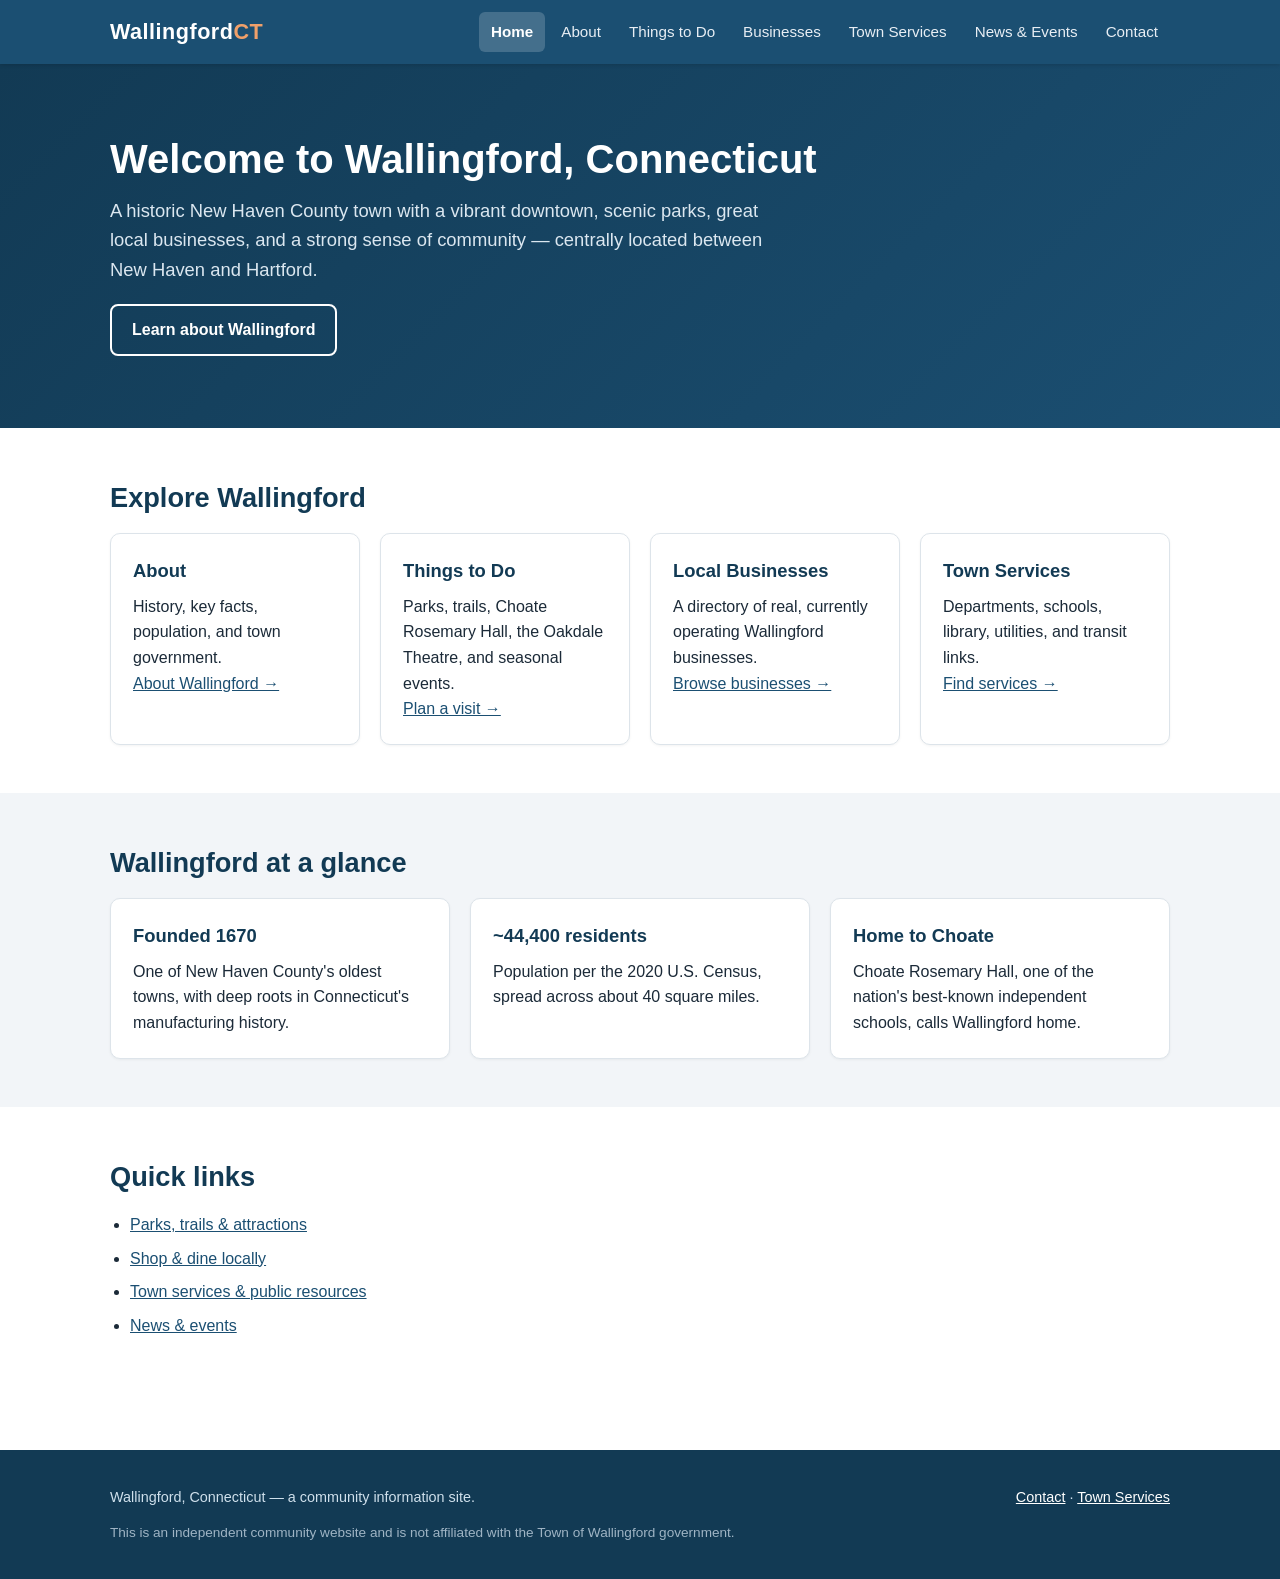
<file: index.html>
<!DOCTYPE html>
<html lang="en">
<head>
  <meta charset="UTF-8">
  <meta name="viewport" content="width=device-width, initial-scale=1.0">
  <title>Wallingford, Connecticut — Community Website</title>
  <meta name="description" content="A community guide to Wallingford, Connecticut — its history, things to do, local businesses, town services, and events.">
  <link rel="canonical" href="https://springteasers.github.io/wallingford-community/">
  <meta property="og:title" content="Wallingford, Connecticut — Community Website">
  <meta property="og:description" content="A community guide to Wallingford, Connecticut — its history, things to do, local businesses, town services, and events.">
  <meta property="og:type" content="website">
  <meta property="og:url" content="https://springteasers.github.io/wallingford-community/">
  <meta name="twitter:card" content="summary">
  <link rel="icon" href="favicon.svg" type="image/svg+xml">
  <link rel="stylesheet" href="styles.css">
</head>
<body>
  <a class="skip-link" href="#main">Skip to content</a>
  <header class="site-header">
    <div class="container header-inner">
      <a class="brand" href="index.html">Wallingford<span>CT</span></a>
      <button class="nav-toggle" aria-label="Open menu" aria-expanded="false">&#9776;</button>
      <nav class="site-nav" id="site-nav" aria-label="Primary">
        <a href="index.html" aria-current="page">Home</a>
        <a href="about.html">About</a>
        <a href="things-to-do.html">Things to Do</a>
        <a href="businesses.html">Businesses</a>
        <a href="services.html">Town Services</a>
        <a href="news-events.html">News &amp; Events</a>
        <a href="contact.html">Contact</a>
      </nav>
    </div>
  </header>

  <main id="main">
    <section class="hero">
      <div class="container">
        <h1>Welcome to Wallingford, Connecticut</h1>
        <p>A historic New Haven County town with a vibrant downtown, scenic parks, great local businesses, and a strong sense of community — centrally located between New Haven and Hartford.</p>
        <a class="btn ghost" href="about.html">Learn about Wallingford</a>
      </div>
    </section>

    <section>
      <div class="container">
        <h2>Explore Wallingford</h2>
        <div class="grid grid-4">
          <div class="card">
            <h3>About</h3>
            <p>History, key facts, population, and town government.</p>
            <a href="about.html">About Wallingford &rarr;</a>
          </div>
          <div class="card">
            <h3>Things to Do</h3>
            <p>Parks, trails, Choate Rosemary Hall, the Oakdale Theatre, and seasonal events.</p>
            <a href="things-to-do.html">Plan a visit &rarr;</a>
          </div>
          <div class="card">
            <h3>Local Businesses</h3>
            <p>A directory of real, currently operating Wallingford businesses.</p>
            <a href="businesses.html">Browse businesses &rarr;</a>
          </div>
          <div class="card">
            <h3>Town Services</h3>
            <p>Departments, schools, library, utilities, and transit links.</p>
            <a href="services.html">Find services &rarr;</a>
          </div>
        </div>
      </div>
    </section>

    <section class="bg-alt">
      <div class="container">
        <h2>Wallingford at a glance</h2>
        <div class="grid grid-3">
          <div class="card">
            <h3>Founded 1670</h3>
            <p>One of New Haven County's oldest towns, with deep roots in Connecticut's manufacturing history.</p>
          </div>
          <div class="card">
            <h3>~44,400 residents</h3>
            <p>Population per the 2020 U.S. Census, spread across about 40 square miles.</p>
          </div>
          <div class="card">
            <h3>Home to Choate</h3>
            <p>Choate Rosemary Hall, one of the nation's best-known independent schools, calls Wallingford home.</p>
          </div>
        </div>
      </div>
    </section>

    <section>
      <div class="container">
        <h2>Quick links</h2>
        <ul class="list">
          <li><a href="things-to-do.html">Parks, trails &amp; attractions</a></li>
          <li><a href="businesses.html">Shop &amp; dine locally</a></li>
          <li><a href="services.html">Town services &amp; public resources</a></li>
          <li><a href="news-events.html">News &amp; events</a></li>
        </ul>
      </div>
    </section>
  </main>

  <footer class="site-footer">
    <div class="container">
      <div class="footer-inner">
        <div>Wallingford, Connecticut &mdash; a community information site.</div>
        <div><a href="contact.html">Contact</a> &middot; <a href="services.html">Town Services</a></div>
      </div>
      <p class="muted-note">This is an independent community website and is not affiliated with the Town of Wallingford government.</p>
    </div>
  </footer>
  <script src="script.js"></script>
</body>
</html>
</file>
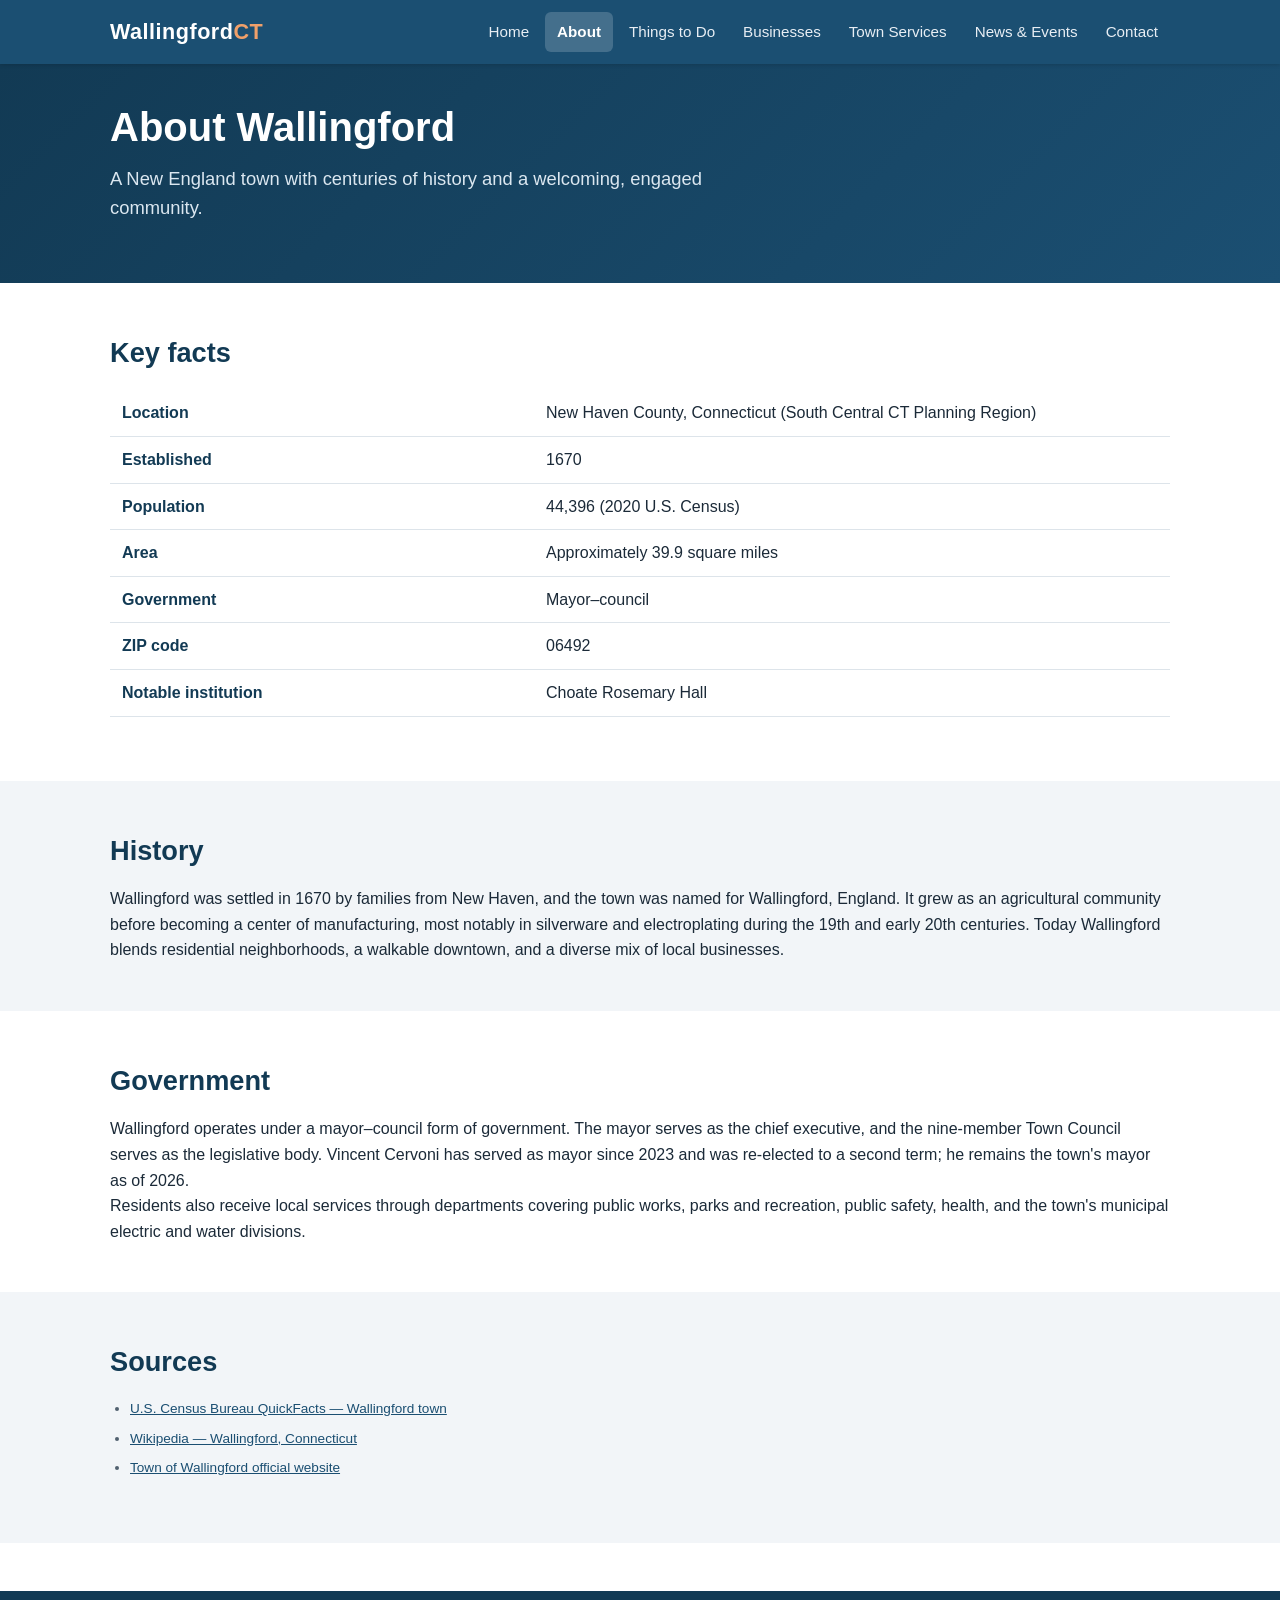
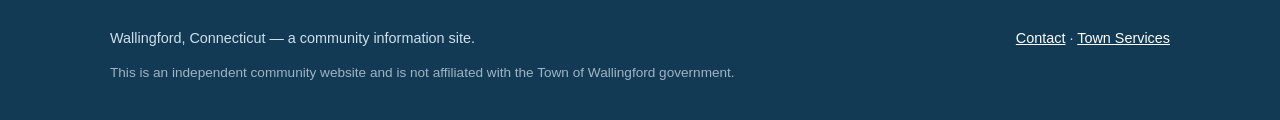
<file: about.html>
<!DOCTYPE html>
<html lang="en">
<head>
  <meta charset="UTF-8">
  <meta name="viewport" content="width=device-width, initial-scale=1.0">
  <title>About Wallingford, Connecticut</title>
  <meta name="description" content="The history, key facts, population, and government of Wallingford, Connecticut.">
  <link rel="canonical" href="https://springteasers.github.io/wallingford-community/about.html">
  <meta property="og:title" content="About Wallingford, Connecticut">
  <meta property="og:description" content="The history, key facts, population, and government of Wallingford, Connecticut.">
  <meta property="og:type" content="website">
  <meta property="og:url" content="https://springteasers.github.io/wallingford-community/about.html">
  <meta name="twitter:card" content="summary">
  <link rel="icon" href="favicon.svg" type="image/svg+xml">
  <link rel="stylesheet" href="styles.css">
</head>
<body>
  <a class="skip-link" href="#main">Skip to content</a>
  <header class="site-header">
    <div class="container header-inner">
      <a class="brand" href="index.html">Wallingford<span>CT</span></a>
      <button class="nav-toggle" aria-label="Open menu" aria-expanded="false">&#9776;</button>
      <nav class="site-nav" id="site-nav" aria-label="Primary">
        <a href="index.html">Home</a>
        <a href="about.html" aria-current="page">About</a>
        <a href="things-to-do.html">Things to Do</a>
        <a href="businesses.html">Businesses</a>
        <a href="services.html">Town Services</a>
        <a href="news-events.html">News &amp; Events</a>
        <a href="contact.html">Contact</a>
      </nav>
    </div>
  </header>

  <main id="main">
    <section class="hero" style="padding:40px 0">
      <div class="container">
        <h1>About Wallingford</h1>
        <p>A New England town with centuries of history and a welcoming, engaged community.</p>
      </div>
    </section>

    <section>
      <div class="container">
        <h2>Key facts</h2>
        <table class="facts">
          <caption class="sr-only">Key facts about Wallingford, Connecticut</caption>
          <tbody>
            <tr><th scope="row">Location</th><td>New Haven County, Connecticut (South Central CT Planning Region)</td></tr>
            <tr><th scope="row">Established</th><td>1670</td></tr>
            <tr><th scope="row">Population</th><td>44,396 (2020 U.S. Census)</td></tr>
            <tr><th scope="row">Area</th><td>Approximately 39.9 square miles</td></tr>
            <tr><th scope="row">Government</th><td>Mayor&ndash;council</td></tr>
            <tr><th scope="row">ZIP code</th><td>06492</td></tr>
            <tr><th scope="row">Notable institution</th><td>Choate Rosemary Hall</td></tr>
          </tbody>
        </table>
      </div>
    </section>

    <section class="bg-alt">
      <div class="container">
        <h2>History</h2>
        <p>Wallingford was settled in 1670 by families from New Haven, and the town was named for Wallingford, England. It grew as an agricultural community before becoming a center of manufacturing, most notably in silverware and electroplating during the 19th and early 20th centuries. Today Wallingford blends residential neighborhoods, a walkable downtown, and a diverse mix of local businesses.</p>
      </div>
    </section>

    <section>
      <div class="container">
        <h2>Government</h2>
        <p>Wallingford operates under a mayor&ndash;council form of government. The mayor serves as the chief executive, and the nine-member Town Council serves as the legislative body. Vincent Cervoni has served as mayor since 2023 and was re-elected to a second term; he remains the town's mayor as of 2026.</p>
        <p>Residents also receive local services through departments covering public works, parks and recreation, public safety, health, and the town's municipal electric and water divisions.</p>
      </div>
    </section>

    <section class="bg-alt">
      <div class="container">
        <h2>Sources</h2>
        <div class="sources" style="border:none;margin-top:0;padding-top:0">
          <ul class="list">
            <li><a href="https://www.census.gov/quickfacts/wallingfordtownnewhavencountyconnecticut">U.S. Census Bureau QuickFacts &mdash; Wallingford town</a></li>
            <li><a href="https://en.wikipedia.org/wiki/Wallingford,_Connecticut">Wikipedia &mdash; Wallingford, Connecticut</a></li>
            <li><a href="https://www.wallingfordct.gov/">Town of Wallingford official website</a></li>
          </ul>
        </div>
      </div>
    </section>
  </main>

  <footer class="site-footer">
    <div class="container">
      <div class="footer-inner">
        <div>Wallingford, Connecticut &mdash; a community information site.</div>
        <div><a href="contact.html">Contact</a> &middot; <a href="services.html">Town Services</a></div>
      </div>
      <p class="muted-note">This is an independent community website and is not affiliated with the Town of Wallingford government.</p>
    </div>
  </footer>
  <script src="script.js"></script>
</body>
</html>
</file>
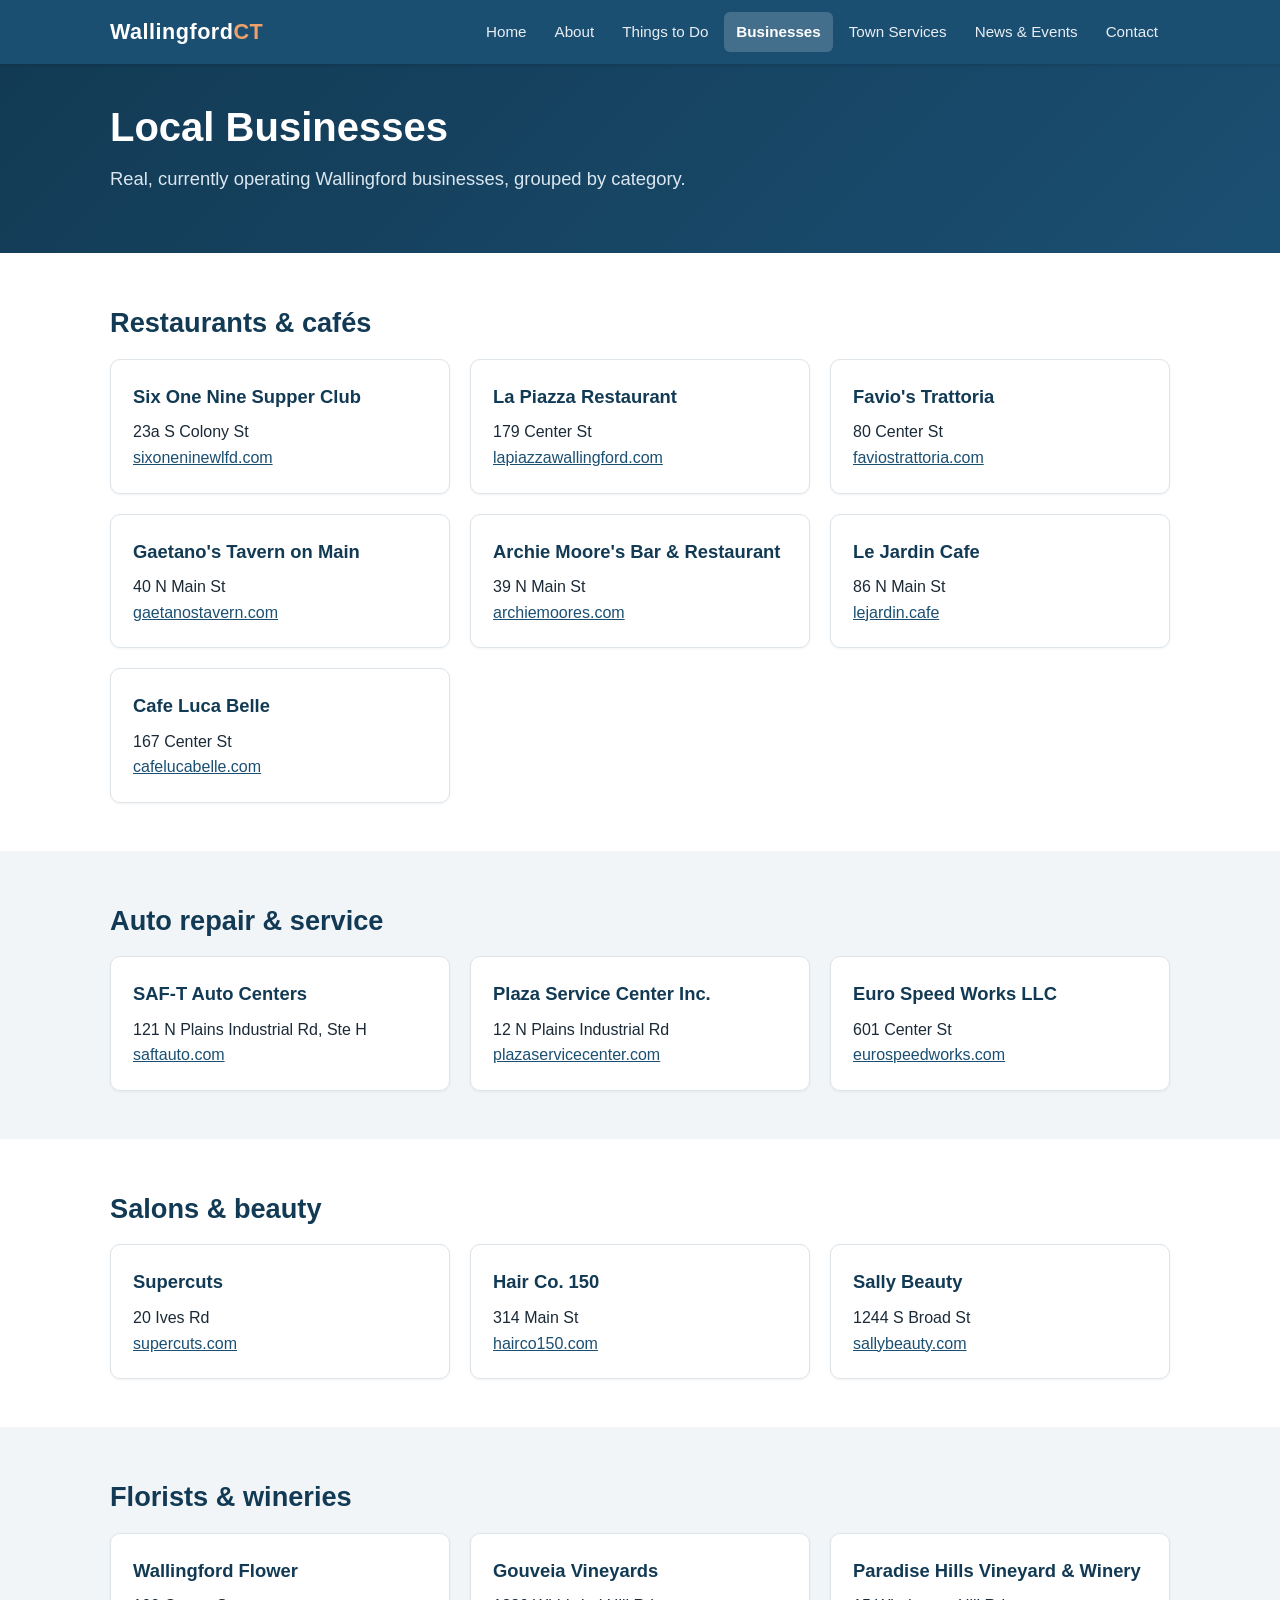
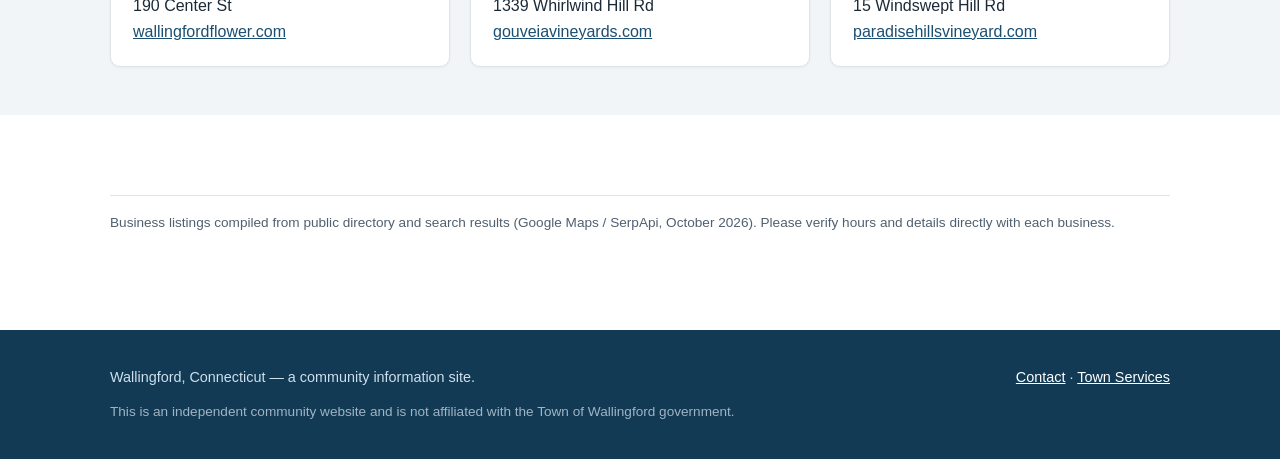
<file: businesses.html>
<!DOCTYPE html>
<html lang="en">
<head>
  <meta charset="UTF-8">
  <meta name="viewport" content="width=device-width, initial-scale=1.0">
  <title>Local Businesses in Wallingford, Connecticut</title>
  <meta name="description" content="A directory of real, currently operating local businesses in Wallingford, Connecticut, grouped by category.">
  <link rel="canonical" href="https://springteasers.github.io/wallingford-community/businesses.html">
  <meta property="og:title" content="Local Businesses in Wallingford, Connecticut">
  <meta property="og:description" content="A directory of real, currently operating local businesses in Wallingford, Connecticut, grouped by category.">
  <meta property="og:type" content="website">
  <meta property="og:url" content="https://springteasers.github.io/wallingford-community/businesses.html">
  <meta name="twitter:card" content="summary">
  <link rel="icon" href="favicon.svg" type="image/svg+xml">
  <link rel="stylesheet" href="styles.css">
</head>
<body>
  <a class="skip-link" href="#main">Skip to content</a>
  <header class="site-header">
    <div class="container header-inner">
      <a class="brand" href="index.html">Wallingford<span>CT</span></a>
      <button class="nav-toggle" aria-label="Open menu" aria-expanded="false">&#9776;</button>
      <nav class="site-nav" id="site-nav" aria-label="Primary">
        <a href="index.html">Home</a>
        <a href="about.html">About</a>
        <a href="things-to-do.html">Things to Do</a>
        <a href="businesses.html" aria-current="page">Businesses</a>
        <a href="services.html">Town Services</a>
        <a href="news-events.html">News &amp; Events</a>
        <a href="contact.html">Contact</a>
      </nav>
    </div>
  </header>

  <main id="main">
    <section class="hero" style="padding:40px 0">
      <div class="container">
        <h1>Local Businesses</h1>
        <p>Real, currently operating Wallingford businesses, grouped by category.</p>
      </div>
    </section>

    <section>
      <div class="container">
        <h2>Restaurants &amp; caf&eacute;s</h2>
        <div class="grid grid-3">
          <div class="card"><h3>Six One Nine Supper Club</h3><p>23a S Colony St</p><p><a href="https://www.sixoneninewlfd.com/">sixoneninewlfd.com</a></p></div>
          <div class="card"><h3>La Piazza Restaurant</h3><p>179 Center St</p><p><a href="https://lapiazzawallingford.com/">lapiazzawallingford.com</a></p></div>
          <div class="card"><h3>Favio's Trattoria</h3><p>80 Center St</p><p><a href="https://faviostrattoria.com/">faviostrattoria.com</a></p></div>
          <div class="card"><h3>Gaetano's Tavern on Main</h3><p>40 N Main St</p><p><a href="https://gaetanostavern.com/">gaetanostavern.com</a></p></div>
          <div class="card"><h3>Archie Moore's Bar &amp; Restaurant</h3><p>39 N Main St</p><p><a href="https://archiemoores.com/">archiemoores.com</a></p></div>
          <div class="card"><h3>Le Jardin Cafe</h3><p>86 N Main St</p><p><a href="https://lejardin.cafe/">lejardin.cafe</a></p></div>
          <div class="card"><h3>Cafe Luca Belle</h3><p>167 Center St</p><p><a href="https://cafelucabelle.com/">cafelucabelle.com</a></p></div>
        </div>
      </div>
    </section>

    <section class="bg-alt">
      <div class="container">
        <h2>Auto repair &amp; service</h2>
        <div class="grid grid-3">
          <div class="card"><h3>SAF-T Auto Centers</h3><p>121 N Plains Industrial Rd, Ste H</p><p><a href="https://saftauto.com/">saftauto.com</a></p></div>
          <div class="card"><h3>Plaza Service Center Inc.</h3><p>12 N Plains Industrial Rd</p><p><a href="https://www.plazaservicecenter.com/">plazaservicecenter.com</a></p></div>
          <div class="card"><h3>Euro Speed Works LLC</h3><p>601 Center St</p><p><a href="https://eurospeedworks.com/">eurospeedworks.com</a></p></div>
        </div>
      </div>
    </section>

    <section>
      <div class="container">
        <h2>Salons &amp; beauty</h2>
        <div class="grid grid-3">
          <div class="card"><h3>Supercuts</h3><p>20 Ives Rd</p><p><a href="https://www.supercuts.com/">supercuts.com</a></p></div>
          <div class="card"><h3>Hair Co. 150</h3><p>314 Main St</p><p><a href="https://hairco150.com/">hairco150.com</a></p></div>
          <div class="card"><h3>Sally Beauty</h3><p>1244 S Broad St</p><p><a href="https://www.sallybeauty.com/">sallybeauty.com</a></p></div>
        </div>
      </div>
    </section>

    <section class="bg-alt">
      <div class="container">
        <h2>Florists &amp; wineries</h2>
        <div class="grid grid-3">
          <div class="card"><h3>Wallingford Flower</h3><p>190 Center St</p><p><a href="https://wallingfordflower.com/">wallingfordflower.com</a></p></div>
          <div class="card"><h3>Gouveia Vineyards</h3><p>1339 Whirlwind Hill Rd</p><p><a href="https://gouveiavineyards.com/">gouveiavineyards.com</a></p></div>
          <div class="card"><h3>Paradise Hills Vineyard &amp; Winery</h3><p>15 Windswept Hill Rd</p><p><a href="https://www.paradisehillsvineyard.com/">paradisehillsvineyard.com</a></p></div>
        </div>
      </div>
    </section>

    <section>
      <div class="container">
        <div class="sources">
          <p>Business listings compiled from public directory and search results (Google Maps / SerpApi, October 2026). Please verify hours and details directly with each business.</p>
        </div>
      </div>
    </section>
  </main>

  <footer class="site-footer">
    <div class="container">
      <div class="footer-inner">
        <div>Wallingford, Connecticut &mdash; a community information site.</div>
        <div><a href="contact.html">Contact</a> &middot; <a href="services.html">Town Services</a></div>
      </div>
      <p class="muted-note">This is an independent community website and is not affiliated with the Town of Wallingford government.</p>
    </div>
  </footer>
  <script src="script.js"></script>
</body>
</html>
</file>
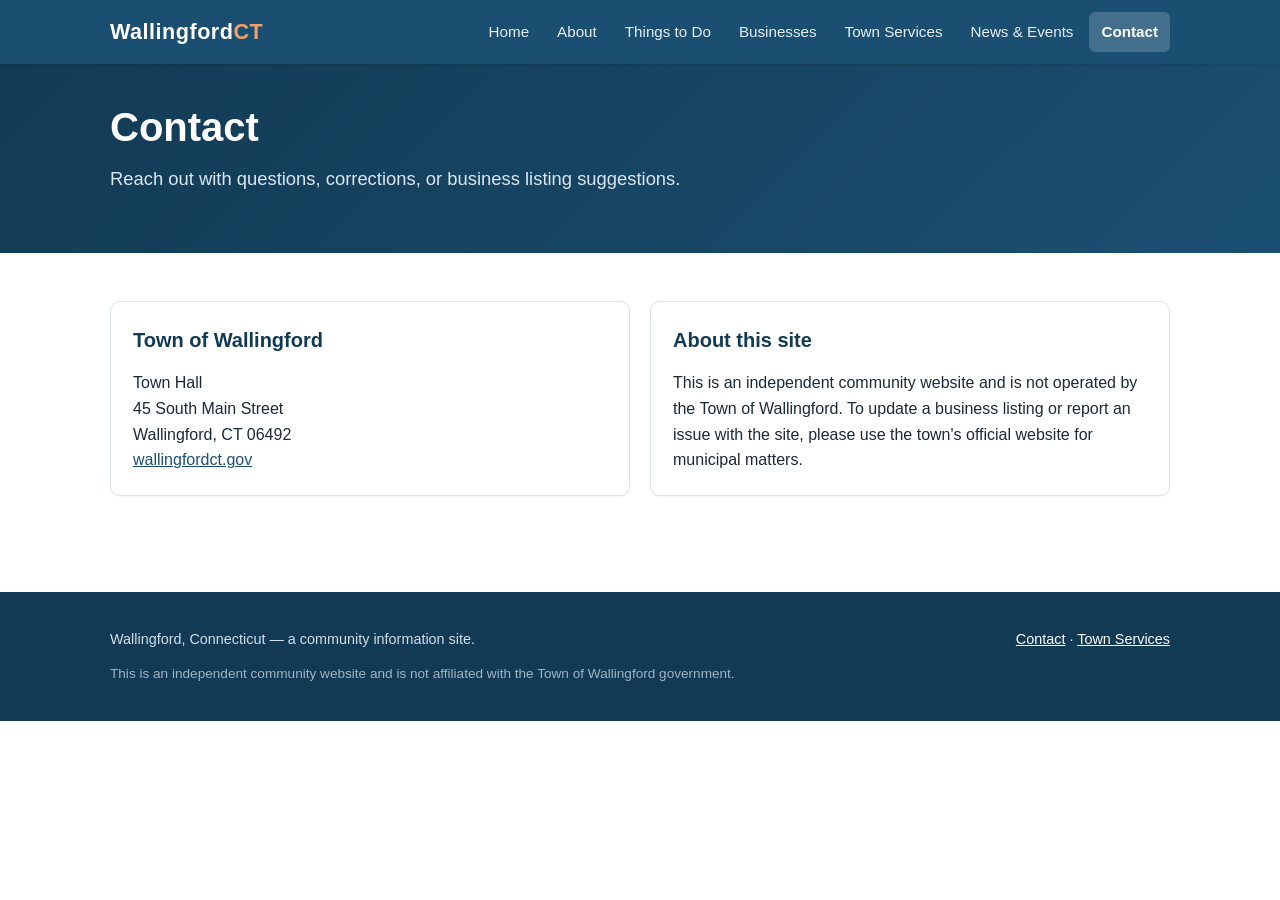
<file: contact.html>
<!DOCTYPE html>
<html lang="en">
<head>
  <meta charset="UTF-8">
  <meta name="viewport" content="width=device-width, initial-scale=1.0">
  <title>Contact — Wallingford, Connecticut Community Website</title>
  <meta name="description" content="Contact information for the Wallingford, Connecticut community website.">
  <link rel="canonical" href="https://springteasers.github.io/wallingford-community/contact.html">
  <meta property="og:title" content="Contact — Wallingford, Connecticut Community Website">
  <meta property="og:description" content="Contact information for the Wallingford, Connecticut community website.">
  <meta property="og:type" content="website">
  <meta property="og:url" content="https://springteasers.github.io/wallingford-community/contact.html">
  <meta name="twitter:card" content="summary">
  <link rel="icon" href="favicon.svg" type="image/svg+xml">
  <link rel="stylesheet" href="styles.css">
</head>
<body>
  <a class="skip-link" href="#main">Skip to content</a>
  <header class="site-header">
    <div class="container header-inner">
      <a class="brand" href="index.html">Wallingford<span>CT</span></a>
      <button class="nav-toggle" aria-label="Open menu" aria-expanded="false">&#9776;</button>
      <nav class="site-nav" id="site-nav" aria-label="Primary">
        <a href="index.html">Home</a>
        <a href="about.html">About</a>
        <a href="things-to-do.html">Things to Do</a>
        <a href="businesses.html">Businesses</a>
        <a href="services.html">Town Services</a>
        <a href="news-events.html">News &amp; Events</a>
        <a href="contact.html" aria-current="page">Contact</a>
      </nav>
    </div>
  </header>

  <main id="main">
    <section class="hero" style="padding:40px 0">
      <div class="container">
        <h1>Contact</h1>
        <p>Reach out with questions, corrections, or business listing suggestions.</p>
      </div>
    </section>

    <section>
      <div class="container">
        <div class="grid grid-2">
          <div class="card">
            <h2 style="font-size:1.25rem">Town of Wallingford</h2>
            <p>Town Hall<br>45 South Main Street<br>Wallingford, CT 06492</p>
            <p><a href="https://www.wallingfordct.gov/">wallingfordct.gov</a></p>
          </div>
          <div class="card">
            <h2 style="font-size:1.25rem">About this site</h2>
            <p>This is an independent community website and is not operated by the Town of Wallingford. To update a business listing or report an issue with the site, please use the town's official website for municipal matters.</p>
          </div>
        </div>
      </div>
    </section>
  </main>

  <footer class="site-footer">
    <div class="container">
      <div class="footer-inner">
        <div>Wallingford, Connecticut &mdash; a community information site.</div>
        <div><a href="contact.html">Contact</a> &middot; <a href="services.html">Town Services</a></div>
      </div>
      <p class="muted-note">This is an independent community website and is not affiliated with the Town of Wallingford government.</p>
    </div>
  </footer>
  <script src="script.js"></script>
</body>
</html>
</file>
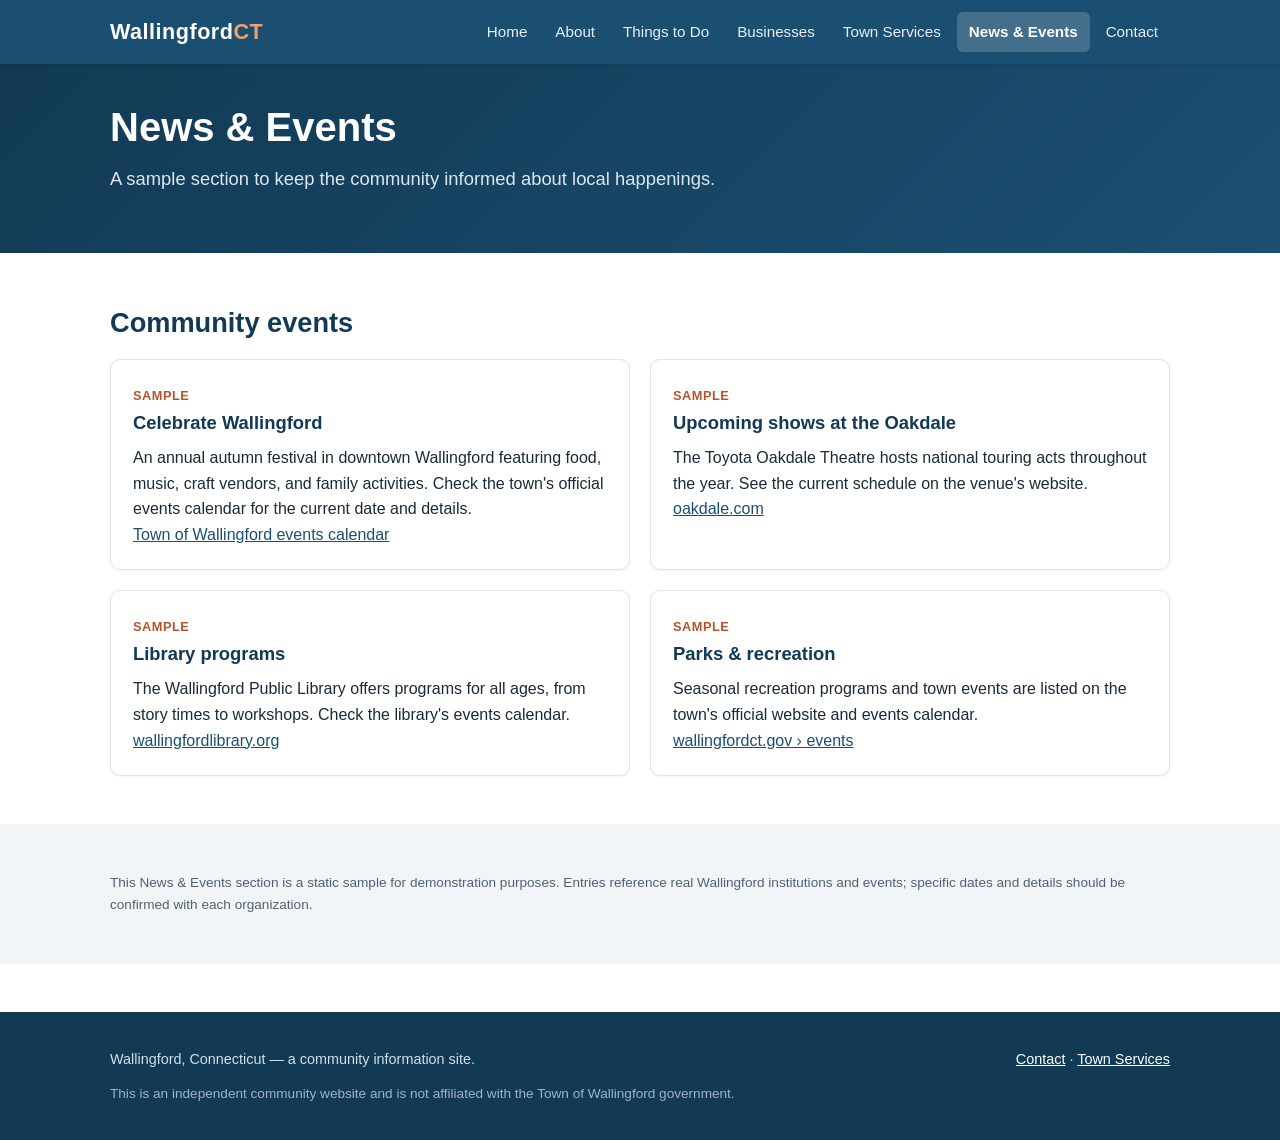
<file: news-events.html>
<!DOCTYPE html>
<html lang="en">
<head>
  <meta charset="UTF-8">
  <meta name="viewport" content="width=device-width, initial-scale=1.0">
  <title>News &amp; Events — Wallingford, Connecticut</title>
  <meta name="description" content="A sample news and events section for the Wallingford, Connecticut community site.">
  <link rel="canonical" href="https://springteasers.github.io/wallingford-community/news-events.html">
  <meta property="og:title" content="News &amp; Events — Wallingford, Connecticut">
  <meta property="og:description" content="A sample news and events section for the Wallingford, Connecticut community site.">
  <meta property="og:type" content="website">
  <meta property="og:url" content="https://springteasers.github.io/wallingford-community/news-events.html">
  <meta name="twitter:card" content="summary">
  <link rel="icon" href="favicon.svg" type="image/svg+xml">
  <link rel="stylesheet" href="styles.css">
</head>
<body>
  <a class="skip-link" href="#main">Skip to content</a>
  <header class="site-header">
    <div class="container header-inner">
      <a class="brand" href="index.html">Wallingford<span>CT</span></a>
      <button class="nav-toggle" aria-label="Open menu" aria-expanded="false">&#9776;</button>
      <nav class="site-nav" id="site-nav" aria-label="Primary">
        <a href="index.html">Home</a>
        <a href="about.html">About</a>
        <a href="things-to-do.html">Things to Do</a>
        <a href="businesses.html">Businesses</a>
        <a href="services.html">Town Services</a>
        <a href="news-events.html" aria-current="page">News &amp; Events</a>
        <a href="contact.html">Contact</a>
      </nav>
    </div>
  </header>

  <main id="main">
    <section class="hero" style="padding:40px 0">
      <div class="container">
        <h1>News &amp; Events</h1>
        <p>A sample section to keep the community informed about local happenings.</p>
      </div>
    </section>

    <section>
      <div class="container">
        <h2>Community events</h2>
        <div class="grid grid-2">
          <article class="card">
            <span class="cat">Sample</span>
            <h3>Celebrate Wallingford</h3>
            <p>An annual autumn festival in downtown Wallingford featuring food, music, craft vendors, and family activities. Check the town's official events calendar for the current date and details.</p>
            <p><a href="https://www.wallingfordct.gov/events/">Town of Wallingford events calendar</a></p>
          </article>
          <article class="card">
            <span class="cat">Sample</span>
            <h3>Upcoming shows at the Oakdale</h3>
            <p>The Toyota Oakdale Theatre hosts national touring acts throughout the year. See the current schedule on the venue's website.</p>
            <p><a href="https://www.oakdale.com/">oakdale.com</a></p>
          </article>
          <article class="card">
            <span class="cat">Sample</span>
            <h3>Library programs</h3>
            <p>The Wallingford Public Library offers programs for all ages, from story times to workshops. Check the library's events calendar.</p>
            <p><a href="https://www.wallingfordlibrary.org/">wallingfordlibrary.org</a></p>
          </article>
          <article class="card">
            <span class="cat">Sample</span>
            <h3>Parks &amp; recreation</h3>
            <p>Seasonal recreation programs and town events are listed on the town's official website and events calendar.</p>
            <p><a href="https://www.wallingfordct.gov/events/">wallingfordct.gov &rsaquo; events</a></p>
          </article>
        </div>
      </div>
    </section>

    <section class="bg-alt">
      <div class="container">
        <div class="sources" style="border:none;margin-top:0;padding-top:0">
          <p>This News &amp; Events section is a static sample for demonstration purposes. Entries reference real Wallingford institutions and events; specific dates and details should be confirmed with each organization.</p>
        </div>
      </div>
    </section>
  </main>

  <footer class="site-footer">
    <div class="container">
      <div class="footer-inner">
        <div>Wallingford, Connecticut &mdash; a community information site.</div>
        <div><a href="contact.html">Contact</a> &middot; <a href="services.html">Town Services</a></div>
      </div>
      <p class="muted-note">This is an independent community website and is not affiliated with the Town of Wallingford government.</p>
    </div>
  </footer>
  <script src="script.js"></script>
</body>
</html>
</file>
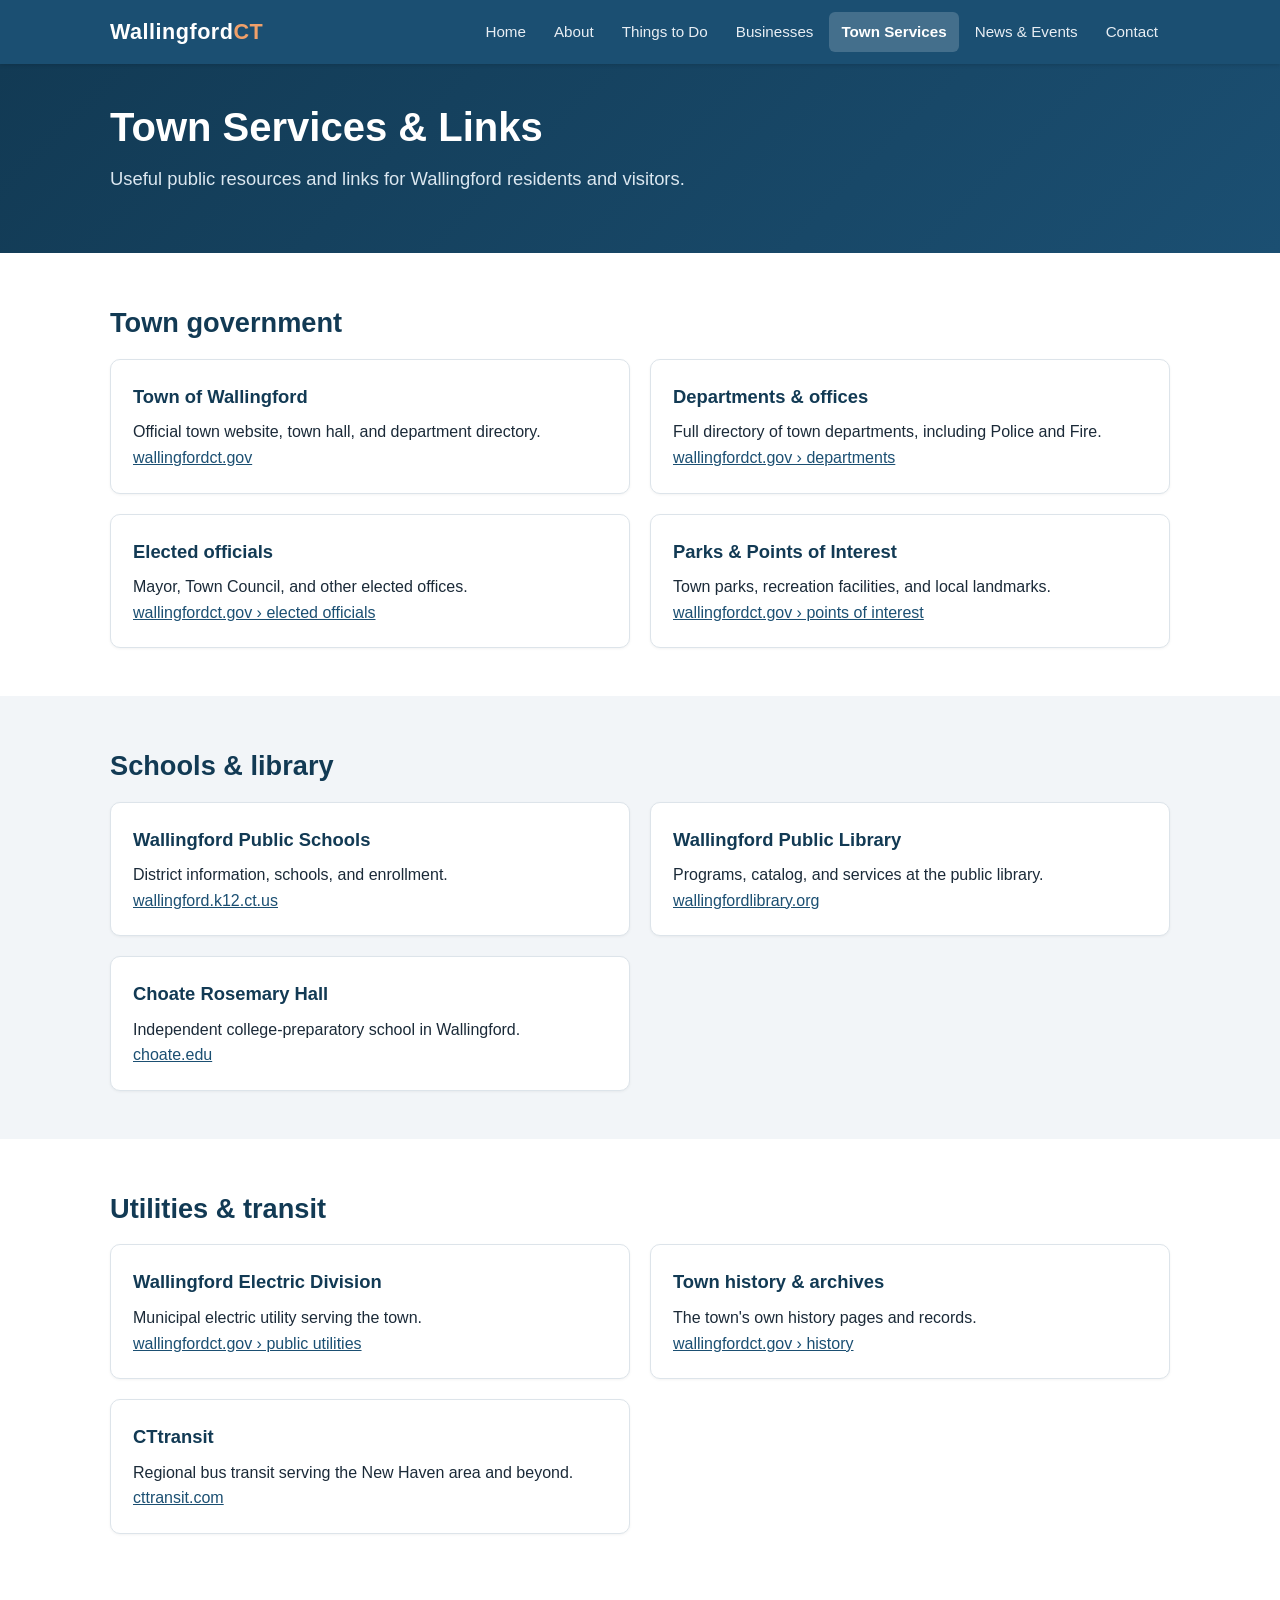
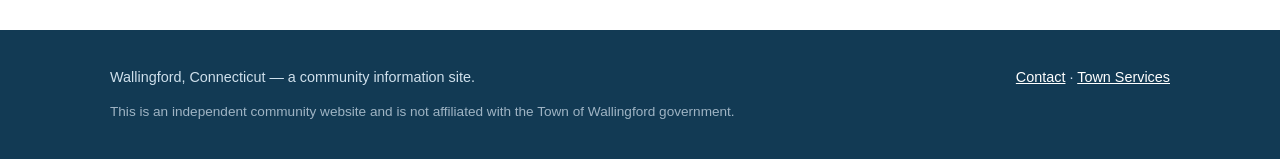
<file: services.html>
<!DOCTYPE html>
<html lang="en">
<head>
  <meta charset="UTF-8">
  <meta name="viewport" content="width=device-width, initial-scale=1.0">
  <title>Town Services &amp; Links — Wallingford, Connecticut</title>
  <meta name="description" content="Links to Wallingford town services: town hall, departments, schools, library, utilities, and transit.">
  <link rel="canonical" href="https://springteasers.github.io/wallingford-community/services.html">
  <meta property="og:title" content="Town Services &amp; Links — Wallingford, Connecticut">
  <meta property="og:description" content="Links to Wallingford town services: town hall, departments, schools, library, utilities, and transit.">
  <meta property="og:type" content="website">
  <meta property="og:url" content="https://springteasers.github.io/wallingford-community/services.html">
  <meta name="twitter:card" content="summary">
  <link rel="icon" href="favicon.svg" type="image/svg+xml">
  <link rel="stylesheet" href="styles.css">
</head>
<body>
  <a class="skip-link" href="#main">Skip to content</a>
  <header class="site-header">
    <div class="container header-inner">
      <a class="brand" href="index.html">Wallingford<span>CT</span></a>
      <button class="nav-toggle" aria-label="Open menu" aria-expanded="false">&#9776;</button>
      <nav class="site-nav" id="site-nav" aria-label="Primary">
        <a href="index.html">Home</a>
        <a href="about.html">About</a>
        <a href="things-to-do.html">Things to Do</a>
        <a href="businesses.html">Businesses</a>
        <a href="services.html" aria-current="page">Town Services</a>
        <a href="news-events.html">News &amp; Events</a>
        <a href="contact.html">Contact</a>
      </nav>
    </div>
  </header>

  <main id="main">
    <section class="hero" style="padding:40px 0">
      <div class="container">
        <h1>Town Services &amp; Links</h1>
        <p>Useful public resources and links for Wallingford residents and visitors.</p>
      </div>
    </section>

    <section>
      <div class="container">
        <h2>Town government</h2>
        <div class="grid grid-2">
          <div class="card"><h3>Town of Wallingford</h3><p>Official town website, town hall, and department directory.</p><p><a href="https://www.wallingfordct.gov/">wallingfordct.gov</a></p></div>
          <div class="card"><h3>Departments &amp; offices</h3><p>Full directory of town departments, including Police and Fire.</p><p><a href="https://www.wallingfordct.gov/government/departments/">wallingfordct.gov &rsaquo; departments</a></p></div>
          <div class="card"><h3>Elected officials</h3><p>Mayor, Town Council, and other elected offices.</p><p><a href="https://www.wallingfordct.gov/government/elected-officials/">wallingfordct.gov &rsaquo; elected officials</a></p></div>
          <div class="card"><h3>Parks &amp; Points of Interest</h3><p>Town parks, recreation facilities, and local landmarks.</p><p><a href="https://www.wallingfordct.gov/our-town/points-of-interest/">wallingfordct.gov &rsaquo; points of interest</a></p></div>
        </div>
      </div>
    </section>

    <section class="bg-alt">
      <div class="container">
        <h2>Schools &amp; library</h2>
        <div class="grid grid-2">
          <div class="card"><h3>Wallingford Public Schools</h3><p>District information, schools, and enrollment.</p><p><a href="https://www.wallingford.k12.ct.us/">wallingford.k12.ct.us</a></p></div>
          <div class="card"><h3>Wallingford Public Library</h3><p>Programs, catalog, and services at the public library.</p><p><a href="https://www.wallingfordlibrary.org/">wallingfordlibrary.org</a></p></div>
          <div class="card"><h3>Choate Rosemary Hall</h3><p>Independent college-preparatory school in Wallingford.</p><p><a href="https://www.choate.edu/">choate.edu</a></p></div>
        </div>
      </div>
    </section>

    <section>
      <div class="container">
        <h2>Utilities &amp; transit</h2>
        <div class="grid grid-2">
          <div class="card"><h3>Wallingford Electric Division</h3><p>Municipal electric utility serving the town.</p><p><a href="https://www.wallingfordct.gov/government/departments/public-utilities/">wallingfordct.gov &rsaquo; public utilities</a></p></div>
          <div class="card"><h3>Town history &amp; archives</h3><p>The town's own history pages and records.</p><p><a href="https://www.wallingfordct.gov/our-town/history/">wallingfordct.gov &rsaquo; history</a></p></div>
          <div class="card"><h3>CTtransit</h3><p>Regional bus transit serving the New Haven area and beyond.</p><p><a href="https://www.cttransit.com/">cttransit.com</a></p></div>
        </div>
      </div>
    </section>
  </main>

  <footer class="site-footer">
    <div class="container">
      <div class="footer-inner">
        <div>Wallingford, Connecticut &mdash; a community information site.</div>
        <div><a href="contact.html">Contact</a> &middot; <a href="services.html">Town Services</a></div>
      </div>
      <p class="muted-note">This is an independent community website and is not affiliated with the Town of Wallingford government.</p>
    </div>
  </footer>
  <script src="script.js"></script>
</body>
</html>
</file>
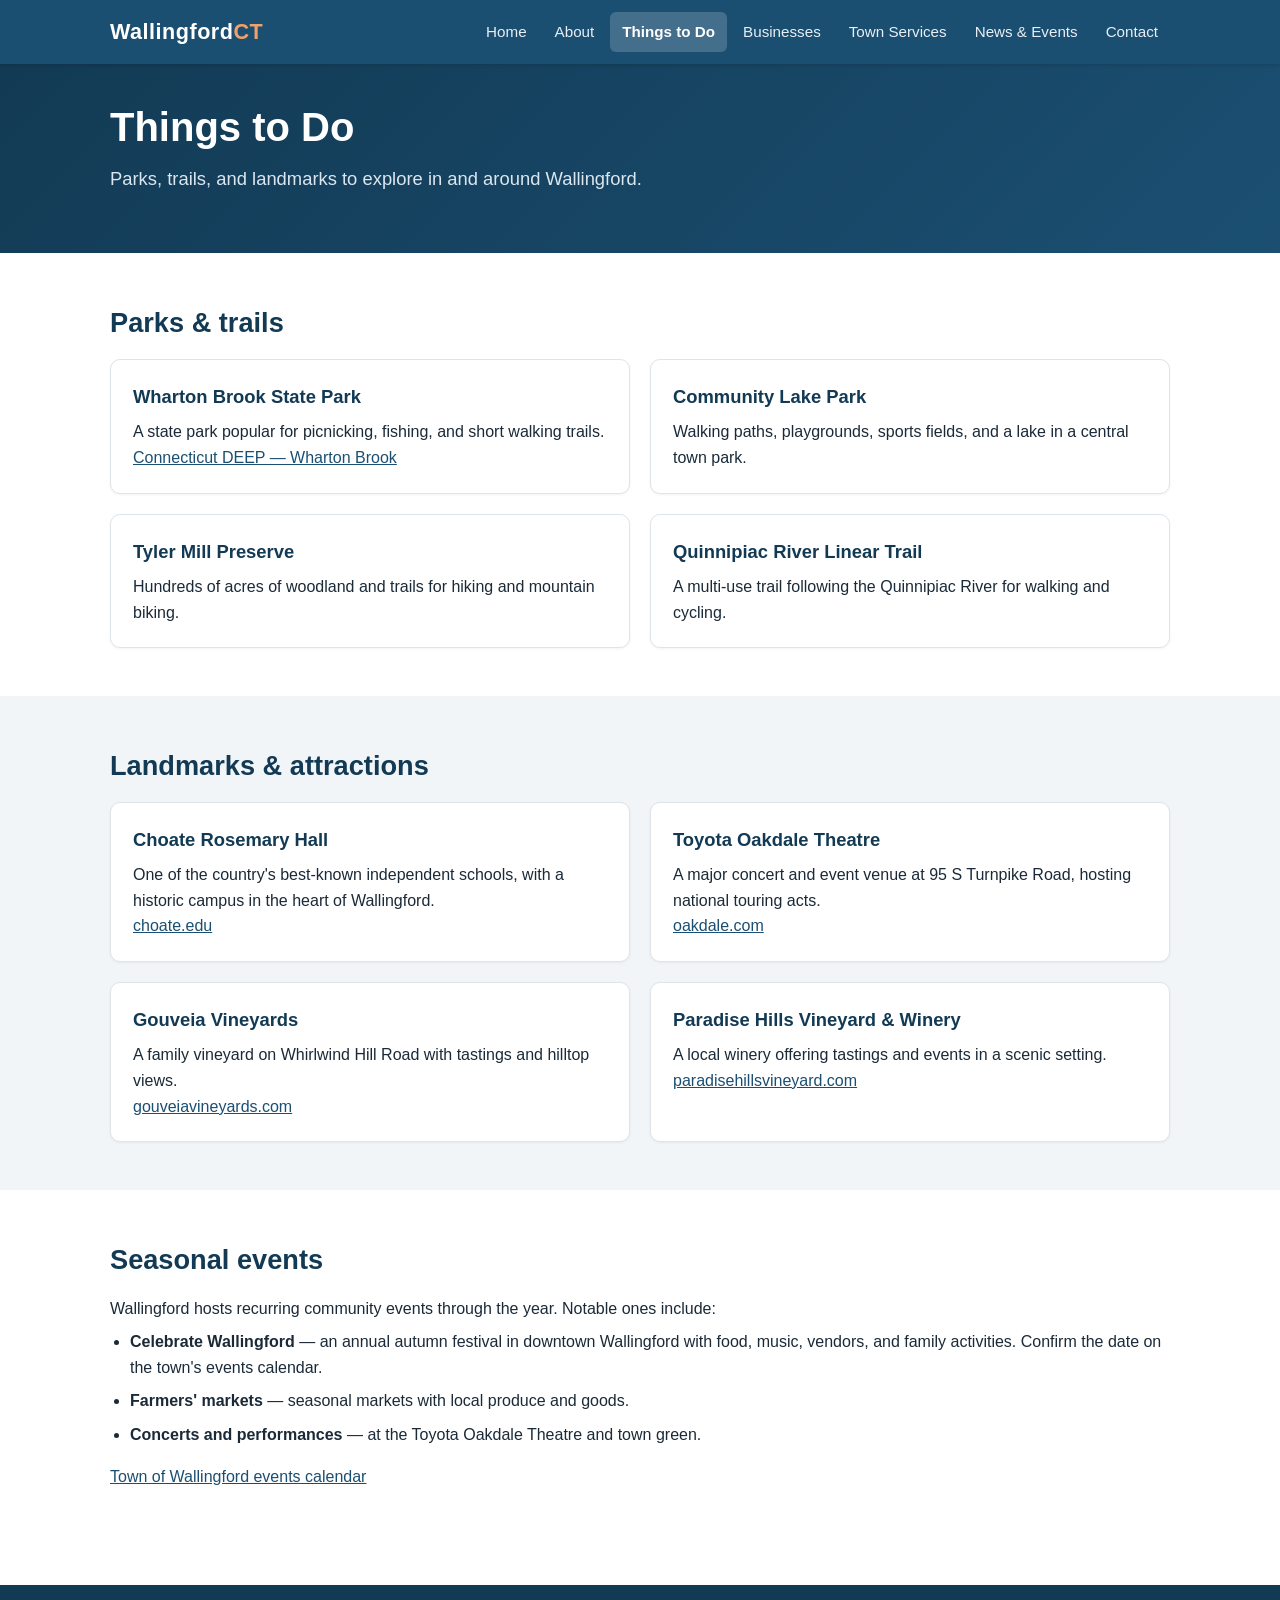
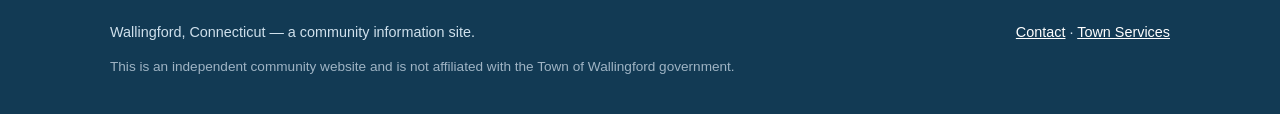
<file: things-to-do.html>
<!DOCTYPE html>
<html lang="en">
<head>
  <meta charset="UTF-8">
  <meta name="viewport" content="width=device-width, initial-scale=1.0">
  <title>Things to Do in Wallingford, Connecticut</title>
  <meta name="description" content="Parks, trails, Choate Rosemary Hall, Toyota Oakdale Theatre, and seasonal events in Wallingford, Connecticut.">
  <link rel="canonical" href="https://springteasers.github.io/wallingford-community/things-to-do.html">
  <meta property="og:title" content="Things to Do in Wallingford, Connecticut">
  <meta property="og:description" content="Parks, trails, Choate Rosemary Hall, Toyota Oakdale Theatre, and seasonal events in Wallingford, Connecticut.">
  <meta property="og:type" content="website">
  <meta property="og:url" content="https://springteasers.github.io/wallingford-community/things-to-do.html">
  <meta name="twitter:card" content="summary">
  <link rel="icon" href="favicon.svg" type="image/svg+xml">
  <link rel="stylesheet" href="styles.css">
</head>
<body>
  <a class="skip-link" href="#main">Skip to content</a>
  <header class="site-header">
    <div class="container header-inner">
      <a class="brand" href="index.html">Wallingford<span>CT</span></a>
      <button class="nav-toggle" aria-label="Open menu" aria-expanded="false">&#9776;</button>
      <nav class="site-nav" id="site-nav" aria-label="Primary">
        <a href="index.html">Home</a>
        <a href="about.html">About</a>
        <a href="things-to-do.html" aria-current="page">Things to Do</a>
        <a href="businesses.html">Businesses</a>
        <a href="services.html">Town Services</a>
        <a href="news-events.html">News &amp; Events</a>
        <a href="contact.html">Contact</a>
      </nav>
    </div>
  </header>

  <main id="main">
    <section class="hero" style="padding:40px 0">
      <div class="container">
        <h1>Things to Do</h1>
        <p>Parks, trails, and landmarks to explore in and around Wallingford.</p>
      </div>
    </section>

    <section>
      <div class="container">
        <h2>Parks &amp; trails</h2>
        <div class="grid grid-2">
          <div class="card">
            <h3>Wharton Brook State Park</h3>
            <p>A state park popular for picnicking, fishing, and short walking trails.</p>
            <p><a href="https://portal.ct.gov/DEEP/State-Parks/Parks/Wharton-Brook-State-Park">Connecticut DEEP &mdash; Wharton Brook</a></p>
          </div>
          <div class="card">
            <h3>Community Lake Park</h3>
            <p>Walking paths, playgrounds, sports fields, and a lake in a central town park.</p>
          </div>
          <div class="card">
            <h3>Tyler Mill Preserve</h3>
            <p>Hundreds of acres of woodland and trails for hiking and mountain biking.</p>
          </div>
          <div class="card">
            <h3>Quinnipiac River Linear Trail</h3>
            <p>A multi-use trail following the Quinnipiac River for walking and cycling.</p>
          </div>
        </div>
      </div>
    </section>

    <section class="bg-alt">
      <div class="container">
        <h2>Landmarks &amp; attractions</h2>
        <div class="grid grid-2">
          <div class="card">
            <h3>Choate Rosemary Hall</h3>
            <p>One of the country's best-known independent schools, with a historic campus in the heart of Wallingford.</p>
            <p><a href="https://www.choate.edu/">choate.edu</a></p>
          </div>
          <div class="card">
            <h3>Toyota Oakdale Theatre</h3>
            <p>A major concert and event venue at 95 S Turnpike Road, hosting national touring acts.</p>
            <p><a href="https://www.oakdale.com/">oakdale.com</a></p>
          </div>
          <div class="card">
            <h3>Gouveia Vineyards</h3>
            <p>A family vineyard on Whirlwind Hill Road with tastings and hilltop views.</p>
            <p><a href="https://gouveiavineyards.com/">gouveiavineyards.com</a></p>
          </div>
          <div class="card">
            <h3>Paradise Hills Vineyard &amp; Winery</h3>
            <p>A local winery offering tastings and events in a scenic setting.</p>
            <p><a href="https://www.paradisehillsvineyard.com/">paradisehillsvineyard.com</a></p>
          </div>
        </div>
      </div>
    </section>

    <section>
      <div class="container">
        <h2>Seasonal events</h2>
        <p>Wallingford hosts recurring community events through the year. Notable ones include:</p>
        <ul class="list">
          <li><strong>Celebrate Wallingford</strong> &mdash; an annual autumn festival in downtown Wallingford with food, music, vendors, and family activities. Confirm the date on the town's events calendar.</li>
          <li><strong>Farmers' markets</strong> &mdash; seasonal markets with local produce and goods.</li>
          <li><strong>Concerts and performances</strong> &mdash; at the Toyota Oakdale Theatre and town green.</li>
        </ul>
        <p><a href="https://www.wallingfordct.gov/events/">Town of Wallingford events calendar</a></p>
      </div>
    </section>
  </main>

  <footer class="site-footer">
    <div class="container">
      <div class="footer-inner">
        <div>Wallingford, Connecticut &mdash; a community information site.</div>
        <div><a href="contact.html">Contact</a> &middot; <a href="services.html">Town Services</a></div>
      </div>
      <p class="muted-note">This is an independent community website and is not affiliated with the Town of Wallingford government.</p>
    </div>
  </footer>
  <script src="script.js"></script>
</body>
</html>
</file>
<file: styles.css>
:root{
  --primary:#1B4F72;
  --primary-dark:#123a54;
  --accent:#B4552D;
  --bg:#ffffff;
  --bg-alt:#f2f5f8;
  --text:#1b2a38;
  --muted:#51606f;
  --border:#dde4ea;
}
*{box-sizing:border-box;margin:0;padding:0}
.sr-only{position:absolute;width:1px;height:1px;padding:0;margin:-1px;overflow:hidden;clip:rect(0,0,0,0);white-space:nowrap;border:0}
html{scroll-behavior:smooth}
body{font-family:-apple-system,BlinkMacSystemFont,"Segoe UI",Roboto,Helvetica,Arial,sans-serif;color:var(--text);line-height:1.6;background:var(--bg)}
a{color:var(--primary)}
a:focus-visible{outline:3px solid var(--accent);outline-offset:2px}
.container{max-width:1100px;margin:0 auto;padding:0 20px}
.skip-link{position:absolute;left:-9999px;top:0;background:var(--primary);color:#fff;padding:8px 14px;z-index:100}
.skip-link:focus{left:0}

/* Header */
.site-header{background:var(--primary);color:#fff;position:sticky;top:0;z-index:50;box-shadow:0 1px 4px rgba(0,0,0,.15)}
.header-inner{display:flex;align-items:center;justify-content:space-between;min-height:64px;gap:12px}
.brand{font-size:1.35rem;font-weight:700;color:#fff;text-decoration:none;letter-spacing:.5px;white-space:nowrap}
.brand span{color:#f0a06a}
.site-nav{display:flex;gap:4px;flex-wrap:wrap}
.site-nav a{color:#e8eef4;text-decoration:none;padding:8px 12px;border-radius:6px;font-size:.95rem}
.site-nav a:hover{background:rgba(255,255,255,.12);color:#fff}
.site-nav a[aria-current="page"]{background:rgba(255,255,255,.18);color:#fff;font-weight:600}
.nav-toggle{display:none;background:none;border:none;color:#fff;font-size:1.7rem;cursor:pointer;line-height:1;padding:4px 8px}

/* Hero */
.hero{background:linear-gradient(135deg,var(--primary-dark),var(--primary));color:#fff;padding:72px 0}
.hero h1{font-size:2.5rem;line-height:1.15;margin-bottom:14px}
.hero p{font-size:1.15rem;color:#dbe7f0;max-width:660px;margin-bottom:20px}

/* Sections */
section{padding:48px 0}
section.bg-alt{background:var(--bg-alt)}
h2{font-size:1.7rem;color:var(--primary-dark);margin-bottom:14px}
h3{font-size:1.15rem;margin-bottom:8px}
.lead{color:var(--muted);font-size:1.05rem;margin-bottom:20px}
.grid{display:grid;gap:20px}
.grid-2{grid-template-columns:1fr 1fr}
.grid-3{grid-template-columns:repeat(3,1fr)}
.grid-4{grid-template-columns:repeat(4,1fr)}
.card{background:var(--bg);border:1px solid var(--border);border-radius:10px;padding:22px;box-shadow:0 1px 3px rgba(0,0,0,.05)}
.card h3{color:var(--primary-dark)}
.card .cat{font-size:.8rem;text-transform:uppercase;letter-spacing:.5px;color:var(--accent);font-weight:700;margin-bottom:6px}
.btn{display:inline-block;background:var(--accent);color:#fff;padding:11px 20px;border-radius:8px;text-decoration:none;font-weight:600}
.btn:hover{background:#9a4725}
.btn.ghost{background:transparent;border:2px solid #fff;color:#fff}
.btn.ghost:hover{background:rgba(255,255,255,.12)}

/* Lists */
ul.list,ol.list{padding-left:20px;margin:8px 0 16px}
ul.list li,ol.list li{margin-bottom:8px}
.tag{display:inline-block;background:var(--bg-alt);border:1px solid var(--border);color:var(--muted);font-size:.8rem;padding:2px 9px;border-radius:20px;margin:0 6px 6px 0}

/* Fact table */
table.facts{width:100%;border-collapse:collapse;margin:16px 0}
table.facts th,table.facts td{text-align:left;padding:10px 12px;border-bottom:1px solid var(--border)}
table.facts th{color:var(--primary-dark);width:40%}

/* Sources */
.sources{font-size:.85rem;color:var(--muted);border-top:1px solid var(--border);margin-top:32px;padding-top:16px}
.sources a{color:var(--primary)}

/* Footer */
.site-footer{background:var(--primary-dark);color:#cfe0ec;padding:36px 0;margin-top:48px}
.site-footer a{color:#fff}
.footer-inner{display:flex;justify-content:space-between;gap:20px;flex-wrap:wrap;font-size:.9rem}
.muted-note{font-size:.85rem;color:#9fb4c4;margin-top:12px}

@media(max-width:820px){
  .nav-toggle{display:block}
  .site-nav{display:none;flex-direction:column;width:100%;padding-bottom:12px}
  .site-nav.open{display:flex}
  .header-inner{flex-wrap:wrap}
  .grid-2,.grid-3,.grid-4{grid-template-columns:1fr}
  .hero h1{font-size:1.9rem}
  .hero{padding:48px 0}
}
</file>
